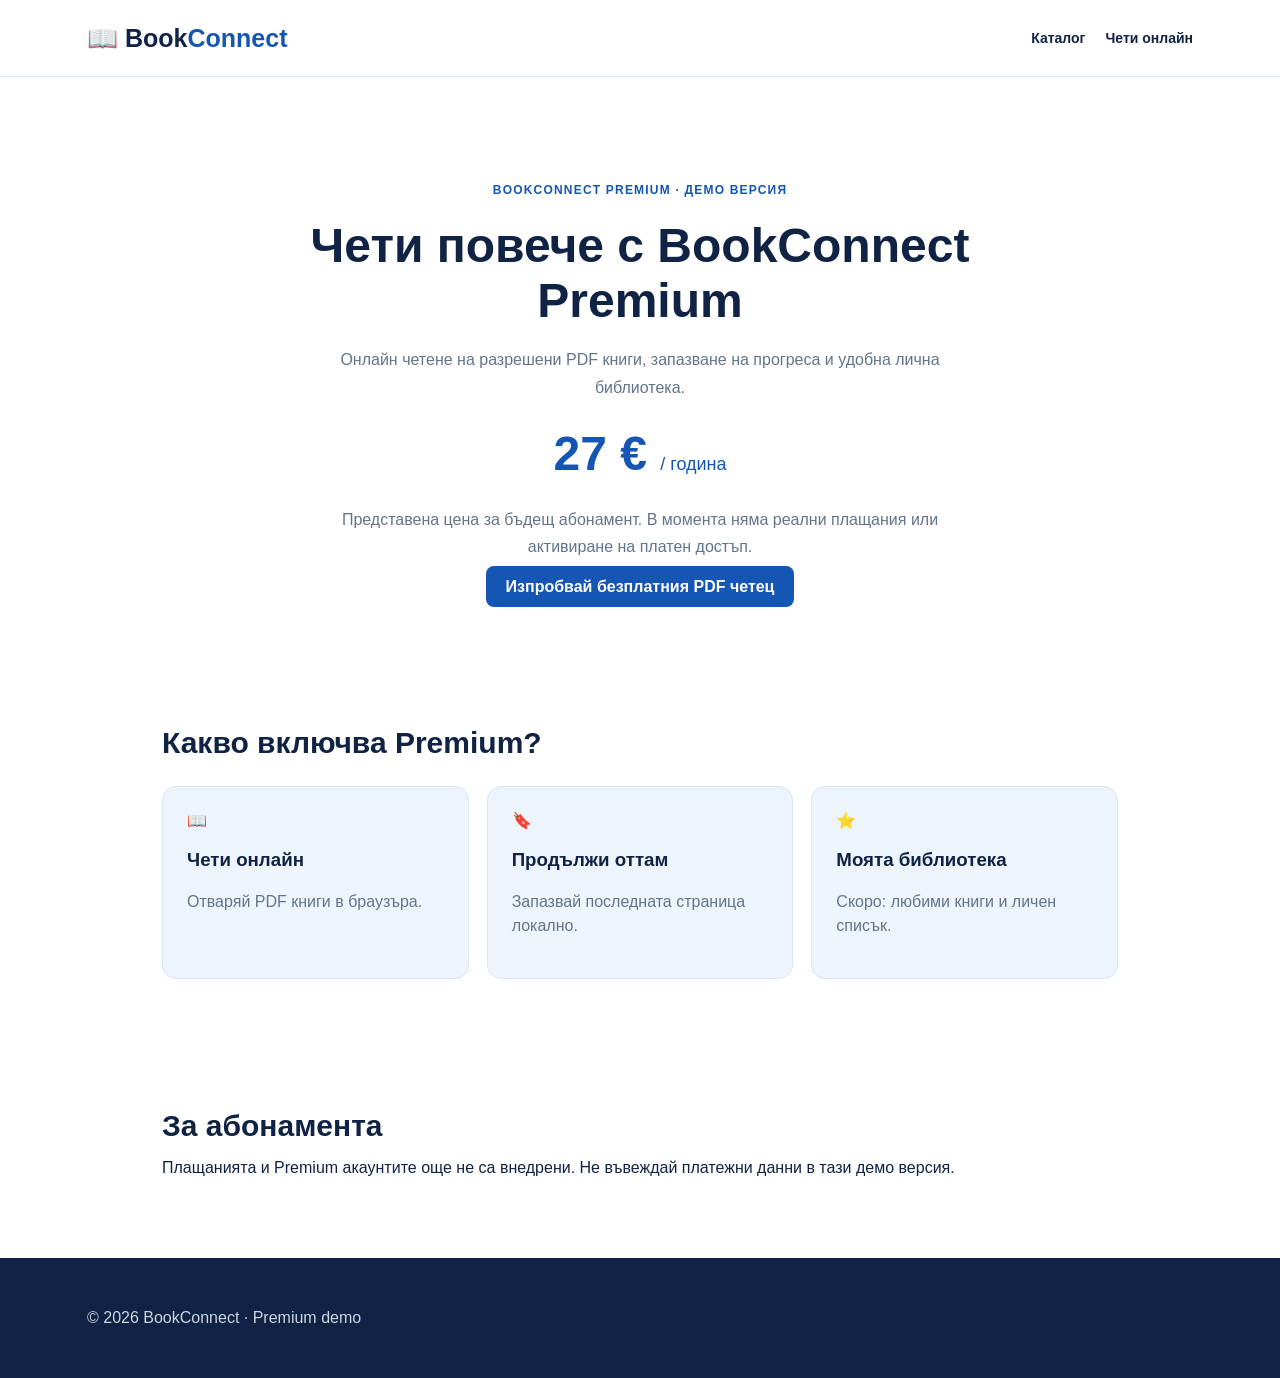
<file: premium.html>
<!doctype html>
<html lang="bg"><head><meta charset="UTF-8"><meta name="viewport" content="width=device-width,initial-scale=1"><title>BookConnect Premium</title><link rel="stylesheet" href="style.css"><link rel="stylesheet" href="premium.css"><script src="premium.js" defer></script></head>
<body><header><div class="container nav"><a class="logo" href="index.html">📖 Book<span>Connect</span></a><nav><a href="index.html#catalog">Каталог</a><a href="reader.html">Чети онлайн</a></nav></div></header>
<main class="container premium-main"><section class="premium-hero"><p class="eyebrow">BOOKCONNECT PREMIUM · ДЕМО ВЕРСИЯ</p><h1>Чети повече с BookConnect Premium</h1><p>Онлайн четене на разрешени PDF книги, запазване на прогреса и удобна лична библиотека.</p><div class="premium-price">27 € <small>/ година</small></div><p>Представена цена за бъдещ абонамент. В момента няма реални плащания или активиране на платен достъп.</p><a class="btn" href="reader.html">Изпробвай безплатния PDF четец</a></section><section><h2>Какво включва Premium?</h2><div class="premium-features"><article>📖 <h3>Чети онлайн</h3><p>Отваряй PDF книги в браузъра.</p></article><article>🔖 <h3>Продължи оттам</h3><p>Запазвай последната страница локално.</p></article><article>⭐ <h3>Моята библиотека</h3><p>Скоро: любими книги и личен списък.</p></article></div></section><section><h2>За абонамента</h2><p>Плащанията и Premium акаунтите още не са внедрени. Не въвеждай платежни данни в тази демо версия.</p></section></main><footer><div class="container"><p>© 2026 BookConnect · Premium demo</p></div></footer></body></html>
</file>
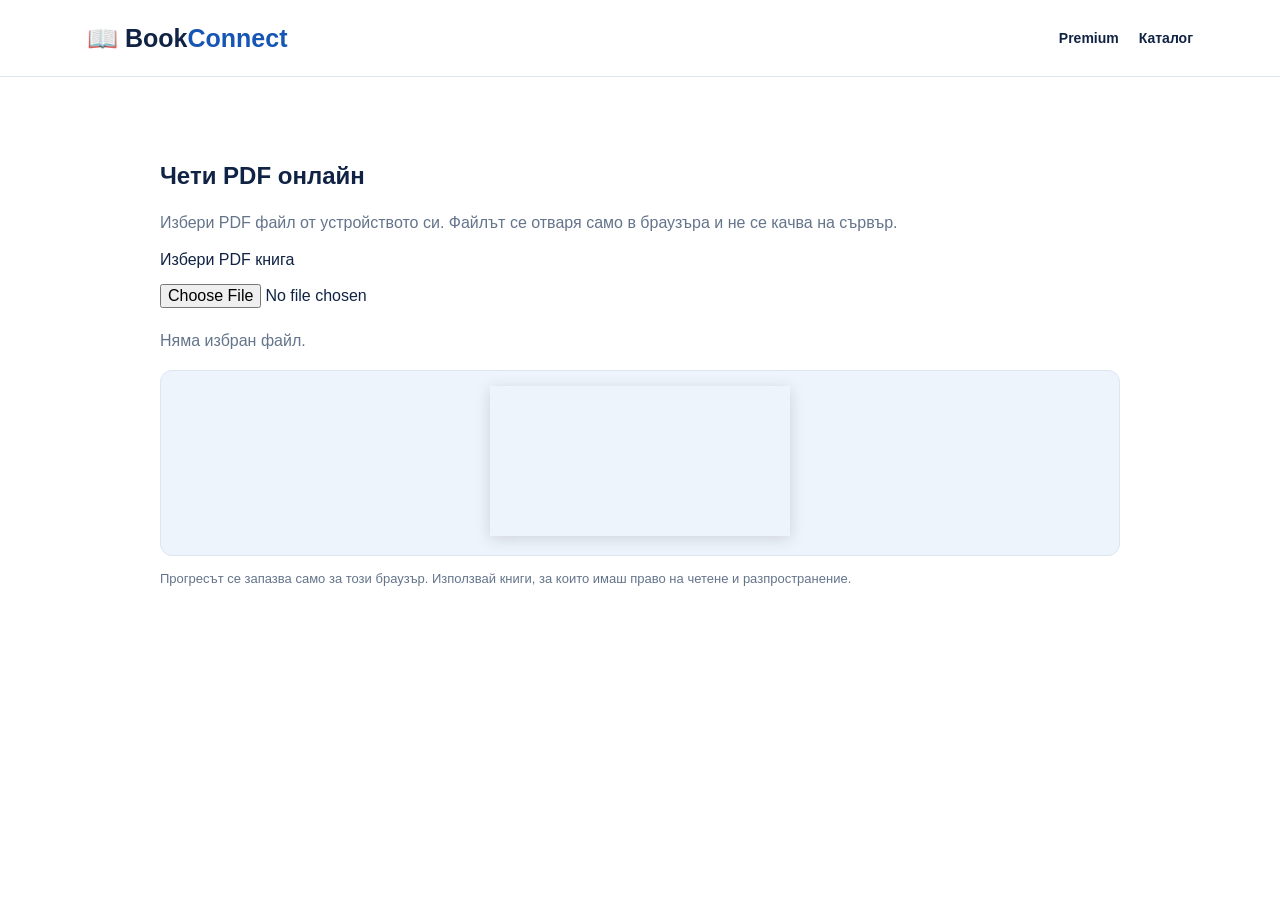
<file: reader.html>
<!doctype html><html lang="bg"><head><meta charset="UTF-8"><meta name="viewport" content="width=device-width,initial-scale=1"><title>PDF четец — BookConnect</title><link rel="stylesheet" href="style.css"><link rel="stylesheet" href="reader.css"><script src="reader.js" defer></script></head><body><header><div class="container nav"><a class="logo" href="index.html">📖 Book<span>Connect</span></a><nav><a href="premium.html">Premium</a><a href="index.html#catalog">Каталог</a></nav></div></header><main class="container"><section class="reader-section"><h1>Чети PDF онлайн</h1><p>Избери PDF файл от устройството си. Файлът се отваря само в браузъра и не се качва на сървър.</p><label for="pdfFile">Избери PDF книга</label><input type="file" id="pdfFile" accept="application/pdf,.pdf"><p id="readerStatus" role="status">Няма избран файл.</p><div id="readerControls" hidden><button class="btn btn-outline" id="previousPage" type="button">← Предишна</button><span id="pageIndicator" aria-live="polite"></span><button class="btn btn-outline" id="nextPage" type="button">Следваща →</button><button class="btn btn-outline" id="zoomOut" type="button">−</button><button class="btn btn-outline" id="zoomIn" type="button">+</button></div><div id="pageContainer"><canvas id="pdfCanvas" aria-label="PDF страница"></canvas></div><p class="reader-note">Прогресът се запазва само за този браузър. Използвай книги, за които имаш право на четене и разпространение.</p></section></main></body></html>
</file>
<file: style.css>
:root {
    --blue: #1555b3;
    --dark: #102344;
    --light: #eef4fc;
    --border: #dce5f2;
    --muted: #64748b;
}

* {
    box-sizing: border-box;
}

html {
    scroll-behavior: smooth;
}

body {
    margin: 0;
    font-family: Arial, sans-serif;
    color: var(--dark);
    background: #ffffff;
}

button,
input,
select {
    font: inherit;
}

button {
    cursor: pointer;
}

a {
    color: inherit;
    text-decoration: none;
}

.container {
    max-width: 1150px;
    margin: auto;
    padding: 0 22px;
}

/* HEADER */

header {
    position: sticky;
    top: 0;
    z-index: 10;
    background: white;
    border-bottom: 1px solid var(--border);
}

.nav {
    display: flex;
    align-items: center;
    justify-content: space-between;
    gap: 20px;
    min-height: 76px;
    flex-wrap: wrap;
}

.logo {
    font-size: 25px;
    font-weight: 800;
}

.logo span {
    color: var(--blue);
}

nav {
    display: flex;
    gap: 20px;
    flex-wrap: wrap;
}

nav a {
    font-size: 14px;
    font-weight: 600;
}

nav a:hover {
    color: var(--blue);
}

.nav-right {
    display: flex;
    gap: 10px;
    align-items: center;
}

.lang {
    border: 1px solid var(--border);
    border-radius: 8px;
    padding: 8px 10px;
    background: white;
}

.lang.active {
    background: var(--blue);
    color: white;
}

/* BUTTONS */

.btn {
    border: none;
    border-radius: 8px;
    background: var(--blue);
    color: white;
    padding: 12px 20px;
    font-weight: bold;
}

.btn:hover {
    background: #0d408f;
}

.btn-outline {
    background: white;
    color: var(--blue);
    border: 1px solid var(--blue);
}

.btn-outline:hover {
    background: var(--light);
}

/* HERO */

.hero {
    background:
        linear-gradient(
            90deg,
            rgba(8, 25, 50, 0.9),
            rgba(8, 25, 50, 0.4)
        ),
        url("https://images.unsplash.com/photo-1507842217343-583bb7270b66?w=1600")
        center / cover;

    color: white;
    padding: 100px 0;
}

.hero h1 {
    font-size: clamp(32px, 5vw, 54px);
    margin: 0 0 18px;
}

.hero p {
    font-size: 20px;
    max-width: 550px;
    line-height: 1.5;
}

.search-box {
    display: flex;
    max-width: 650px;
    background: white;
    padding: 6px;
    border-radius: 10px;
    margin-top: 28px;
}

.search-box input {
    flex: 1;
    min-width: 0;
    border: 0;
    outline: 0;
    padding: 13px;
    font-size: 16px;
}

/* SECTIONS */

section {
    padding: 65px 0;
    scroll-margin-top: 85px;
}

.section-title {
    display: flex;
    justify-content: space-between;
    align-items: center;
    gap: 15px;
    margin-bottom: 30px;
}

h2 {
    font-size: 30px;
    margin: 0;
}

/* QUICK ACTIONS */

.quick-grid,
.book-grid,
.steps {
    display: grid;
    grid-template-columns: repeat(4, 1fr);
    gap: 20px;
}

.quick-card {
    background: var(--light);
    padding: 28px 18px;
    text-align: center;
    border-radius: 14px;
}

.quick-card:hover {
    background: #dfeafa;
}

.quick-card .symbol {
    font-size: 36px;
    margin-bottom: 12px;
}

.quick-card h3 {
    margin: 0 0 10px;
}

.quick-card p {
    margin: 0;
    color: var(--muted);
    line-height: 1.5;
}

/* CATALOG FILTERS */

.filters {
    display: flex;
    gap: 12px;
    flex-wrap: wrap;
    margin-bottom: 25px;
}

.filters select,
.filters input {
    border: 1px solid var(--border);
    border-radius: 8px;
    padding: 12px;
    background: white;
}

.filters input {
    flex: 1;
    min-width: 180px;
}

/* BOOK CARDS */

.book-card {
    border: 1px solid var(--border);
    border-radius: 14px;
    padding: 18px;
    display: flex;
    flex-direction: column;
    box-shadow: 0 4px 15px rgba(0, 0, 0, 0.03);
}

.book-cover {
    width: 100%;
    height: 245px;
    border-radius: 9px;
    object-fit: cover;
    background: var(--light);
}

.book-card h3 {
    margin: 17px 0 6px;
    font-size: 18px;
}

.book-card .author {
    color: var(--muted);
    font-size: 14px;
}

.tag {
    display: inline-block;
    background: #fff0d9;
    color: #784500;
    padding: 7px 10px;
    border-radius: 7px;
    font-size: 12px;
    margin: 15px 0;
}

.available {
    color: #148348;
    font-size: 14px;
    margin-bottom: 16px;
}

.unavailable {
    color: #bd3333;
    font-size: 14px;
    margin-bottom: 16px;
}

.book-card .btn {
    margin-top: auto;
    width: 100%;
}

/* HOW IT WORKS */

.soft {
    background: var(--light);
}

.step {
    text-align: center;
}

.step-number {
    width: 65px;
    height: 65px;
    border-radius: 50%;
    background: #d9e7fa;
    display: grid;
    place-items: center;
    margin: 0 auto 15px;
    font-size: 26px;
}

.step h3 {
    margin: 0 0 10px;
}

.step p {
    color: var(--muted);
    line-height: 1.5;
}

/* ABOUT */

.about {
    display: grid;
    grid-template-columns: 1fr 1fr;
    align-items: center;
    gap: 45px;
}

.about img {
    width: 100%;
    border-radius: 14px;
    height: 310px;
    object-fit: cover;
}

.about p {
    color: var(--muted);
    line-height: 1.8;
}

/* MY RESERVATIONS */

#myBooks {
    display: none;
}

.my-item {
    padding: 18px;
    border: 1px solid var(--border);
    border-radius: 10px;
    margin-bottom: 12px;
    display: flex;
    justify-content: space-between;
    align-items: center;
    gap: 15px;
}

/* MODAL */

.modal {
    position: fixed;
    inset: 0;
    background: rgba(0, 0, 0, 0.65);
    display: none;
    align-items: center;
    justify-content: center;
    padding: 20px;
    z-index: 50;
}

.modal.open {
    display: flex;
}

.modal-content {
    background: white;
    width: 100%;
    max-width: 500px;
    border-radius: 16px;
    padding: 28px;
    max-height: 90vh;
    overflow-y: auto;
}

.modal-head {
    display: flex;
    justify-content: space-between;
    align-items: center;
    gap: 15px;
}

.close {
    background: none;
    border: none;
    font-size: 28px;
}

.modal-cover {
    width: 130px;
    height: 190px;
    object-fit: cover;
    border-radius: 8px;
    display: block;
    margin: 20px auto;
}

.modal-content p {
    line-height: 1.6;
}

.empty {
    padding: 30px;
    text-align: center;
    color: var(--muted);
}

/* NOTIFICATIONS */

.notice {
    position: fixed;
    bottom: 25px;
    right: 25px;
    z-index: 100;
    background: var(--dark);
    color: white;
    padding: 16px 22px;
    border-radius: 10px;
    display: none;
    max-width: 350px;
}

/* FOOTER */

footer {
    background: var(--dark);
    color: white;
    padding: 35px 0;
}

.footer-inner {
    display: flex;
    justify-content: space-between;
    align-items: center;
    gap: 20px;
    flex-wrap: wrap;
}

footer p {
    color: #cbd5e1;
}

/* TABLETS */

@media (max-width: 900px) {
    .quick-grid,
    .book-grid,
    .steps {
        grid-template-columns: repeat(2, 1fr);
    }

    .about {
        grid-template-columns: 1fr;
    }
}

/* MOBILE */

@media (max-width: 600px) {
    .nav {
        padding: 15px 0;
    }

    nav {
        width: 100%;
        justify-content: center;
        gap: 12px;
    }

    .hero {
        padding: 65px 0;
    }

    .quick-grid,
    .book-grid {
        grid-template-columns: repeat(2, minmax(0, 1fr));
        gap: 12px;
    }

    .steps {
        grid-template-columns: 1fr;
    }

    .book-card {
        padding: 12px;
    }

    .book-cover {
        height: 180px;
    }

    .book-card h3 {
        font-size: 15px;
    }

    .section-title {
        align-items: start;
    }

    h2 {
        font-size: 25px;
    }

    .my-item {
        flex-direction: column;
        align-items: start;
    }
}

@media (max-width: 380px) {
    .book-grid,
    .quick-grid {
        grid-template-columns: 1fr;
    }
}


/* Stage 2 — second screen */
.stage-two {padding-top:50px;padding-bottom:75px;min-height:70vh}
.stage-two .section-title {align-items:flex-start}
.stage-two h1 {font-size:clamp(28px,4vw,42px);margin:0 0 14px}
.stage-two p {line-height:1.6}
.stats-grid {display:grid;grid-template-columns:repeat(4,minmax(0,1fr));gap:16px;margin:20px 0 35px}
.stat-card {display:flex;flex-direction:column;gap:14px;background:var(--light);border:1px solid var(--border);border-radius:14px;padding:24px}
.stat-card strong {font-size:36px;color:var(--blue)}
.panel {border:1px solid var(--border);border-radius:14px;padding:24px;margin:22px 0}
.panel h2 {margin-bottom:20px}
.table-scroll {overflow-x:auto}
.inventory-table {border-collapse:collapse;width:100%;min-width:600px;text-align:left}
.inventory-table th,.inventory-table td {padding:15px 12px;border-bottom:1px solid var(--border)}
.inventory-table th {background:var(--light)}
.form-grid {display:grid;grid-template-columns:repeat(2,minmax(0,1fr));gap:16px;margin:20px 0}
.form-grid label {display:flex;flex-direction:column;gap:7px;font-weight:600}
.form-grid input,.form-grid select {border:1px solid var(--border);border-radius:8px;padding:12px;width:100%;background:white}
.form-grid button {align-self:end}
[hidden] {display:none !important}
@media(max-width:700px) {
  .stats-grid {grid-template-columns:repeat(2,minmax(0,1fr))}
  .form-grid {grid-template-columns:1fr}
  .stage-two .section-title {flex-wrap:wrap}
}
@media(max-width:390px) {
  .stats-grid {grid-template-columns:1fr}
  .panel {padding:16px}
}

/* Homepage CTA alignment fix (2026-11-23) */
.hero-cta {
    display: flex;
    align-items: center;
    gap: 18px;
    flex-wrap: wrap;
    margin-top: 22px;
}
.hero-secondary {
    display: inline-flex;
    align-items: center;
    justify-content: center;
    min-height: 47px;
    border-radius: 10px;
    background: #fff;
    color: #1555b3;
    white-space: nowrap;
}
.hero-secondary:hover {
    background: #edf3ff;
}
.hero-text-link {
    display: inline-flex;
    align-items: center;
    min-height: 47px;
    color: #fff;
    font-weight: 700;
    text-decoration: underline;
    text-underline-offset: 5px;
}
.hero-text-link:hover {
    color: #d9e6ff;
}
.hero-eyebrow {
    display: inline-block;
    padding: 7px 12px;
    border: 1px solid rgba(255,255,255,.35);
    border-radius: 100px;
    font-size: 12px;
    font-weight: 700;
    letter-spacing: .7px;
    margin-bottom: 17px;
}
@media (max-width: 600px) {
    .hero-cta { gap: 10px; }
    .hero-secondary { white-space: normal; }
}

/* Catalog introduction and account link */
.catalog-lead {
    margin: -10px 0 20px;
    max-width: 760px;
    line-height: 1.6;
    color: var(--muted);
}
.catalog-toolbar {
    display: flex;
    align-items: center;
    justify-content: space-between;
    flex-wrap: wrap;
    gap: 12px;
    margin: -6px 0 18px;
    font-size: 14px;
}
.catalog-toolbar a {
    color: var(--blue);
    font-weight: 700;
    text-decoration: underline;
    text-underline-offset: 3px;
}
.catalog-toolbar a:hover { text-decoration-thickness: 2px; }
@media (max-width: 600px) {
    .catalog-toolbar { align-items: flex-start; }
}

/* Catalog: ensure intro and action link have clear, intentional layout. */
.catalog-lead { margin: 0 0 18px; color: var(--muted); line-height: 1.55; }
.catalog-toolbar { display: flex; justify-content: space-between; align-items: center; gap: 12px; flex-wrap: wrap; margin: 14px 0 22px; }
.catalog-toolbar a { color: var(--blue); font-weight: 700; text-decoration: none; }
.catalog-toolbar a:hover { text-decoration: underline; }
.book-cover { display: block; object-fit: cover; }
@media (max-width: 600px) { .catalog-toolbar { margin-bottom: 18px; } }

/* Personal library additions: inherit the existing theme and button styles. */
#personalLibrary { display:grid; gap:12px; }
#personalLibrary h3, #personalDetails h3 { margin-top:12px; }
.personal-row { display:flex; flex-wrap:wrap; gap:8px; }
#personalLibrary input, #personalDetails select, #personalDetails textarea, #personalDetails input { max-width:100%; color:inherit; font:inherit; }
#personalLibrary input[type=number] { width:80px; }
#personalLibrary progress { width:100%; max-width:360px; }
#personalDetails { display:grid; gap:10px; margin-top:16px; }
#personalDetails textarea { min-height:80px; resize:vertical; }
.book-card button[aria-pressed=true] { color:#e85b79; }
#bookModal .modal-content { max-height:90vh; overflow-y:auto; }

/* Compact personal dashboard */
#personalLibrary { gap:10px; }
#personalLibrary > p { margin:0; font-size:13px; color:var(--muted); }
.personal-tabs { display:flex; flex-wrap:wrap; gap:6px; border-bottom:1px solid var(--border); padding-bottom:10px; }
.personal-tabs .btn { padding:9px 14px; font-size:14px; background:transparent; color:inherit; border:1px solid transparent; }
.personal-tabs .btn[aria-pressed=true] { background:var(--blue); color:white; }
.personal-tabs .btn:hover:not([aria-pressed=true]) { border-color:var(--border); }
.personal-panel { border:1px solid var(--border); border-radius:14px; padding:18px; display:flex; flex-wrap:wrap; align-items:center; gap:12px; }
.personal-panel h3 { flex-basis:100%; margin:0!important; font-size:18px; }
.personal-panel .personal-row { flex-basis:100%; }
.personal-panel p { margin:0; }
.personal-panel .btn { padding:9px 14px; font-size:14px; }
.personal-premium { border-left:4px solid #c59a42; }
.personal-premium > p:first-of-type { flex-basis:100%; font-size:14px; }
#personalDetails { border-top:1px solid var(--border); padding-top:12px; grid-template-columns:repeat(2,minmax(0,1fr)); }
#personalDetails h3,#personalDetails textarea,#personalDetails p { grid-column:1/-1; margin:0; }
#personalDetails .btn { padding:9px 12px; font-size:13px; text-align:center; }
#personalDetails textarea,#personalDetails select,#personalLibrary input { border:1px solid var(--border); border-radius:8px; padding:8px; background:transparent; }
.book-card { position:relative; }
.book-card > button[aria-pressed] { position:absolute; top:12px; right:12px; width:38px; height:38px; padding:0; border-radius:50%; background:white; color:#b52d52; border:1px solid #ead7df; font-size:22px; box-shadow:0 2px 8px #0002; }
@media(max-width:600px){ .personal-panel { padding:12px; } .personal-tabs .btn { padding:8px 10px; font-size:13px; } #personalDetails { grid-template-columns:1fr; } }
</file>
<file: premium.css>
.premium-main{max-width:1000px}.premium-hero{text-align:center;padding:85px 24px 65px}.premium-hero h1{font-size:clamp(30px,5vw,48px);margin:12px auto;max-width:700px}.premium-hero p{max-width:620px;margin:18px auto;line-height:1.7;color:var(--muted)}.eyebrow{color:var(--blue)!important;font-weight:800;letter-spacing:.1em;font-size:12px}.premium-price{font-size:48px;font-weight:800;color:var(--blue);margin:25px 0}.premium-price small{font-size:18px;font-weight:400}.premium-features{display:grid;grid-template-columns:repeat(3,minmax(0,1fr));gap:18px;margin-top:26px}.premium-features article{padding:24px;border:1px solid var(--border);border-radius:14px;background:var(--light)}.premium-features p{color:var(--muted);line-height:1.5}@media(max-width:650px){.premium-features{grid-template-columns:1fr}.premium-hero{padding:55px 12px}}
</file>
<file: reader.css>
.reader-section{max-width:960px;margin:auto}.reader-section>p{color:var(--muted);line-height:1.6}.reader-section input{display:block;margin:15px 0 20px;max-width:100%}#readerControls{display:flex;align-items:center;flex-wrap:wrap;gap:10px;margin:22px 0}#readerControls[hidden]{display:none}#pageContainer{overflow:auto;text-align:center;background:var(--light);border:1px solid var(--border);border-radius:12px;padding:15px;min-height:120px}#pdfCanvas{max-width:none;box-shadow:0 3px 15px #0002}.reader-note{font-size:13px}
</file>
